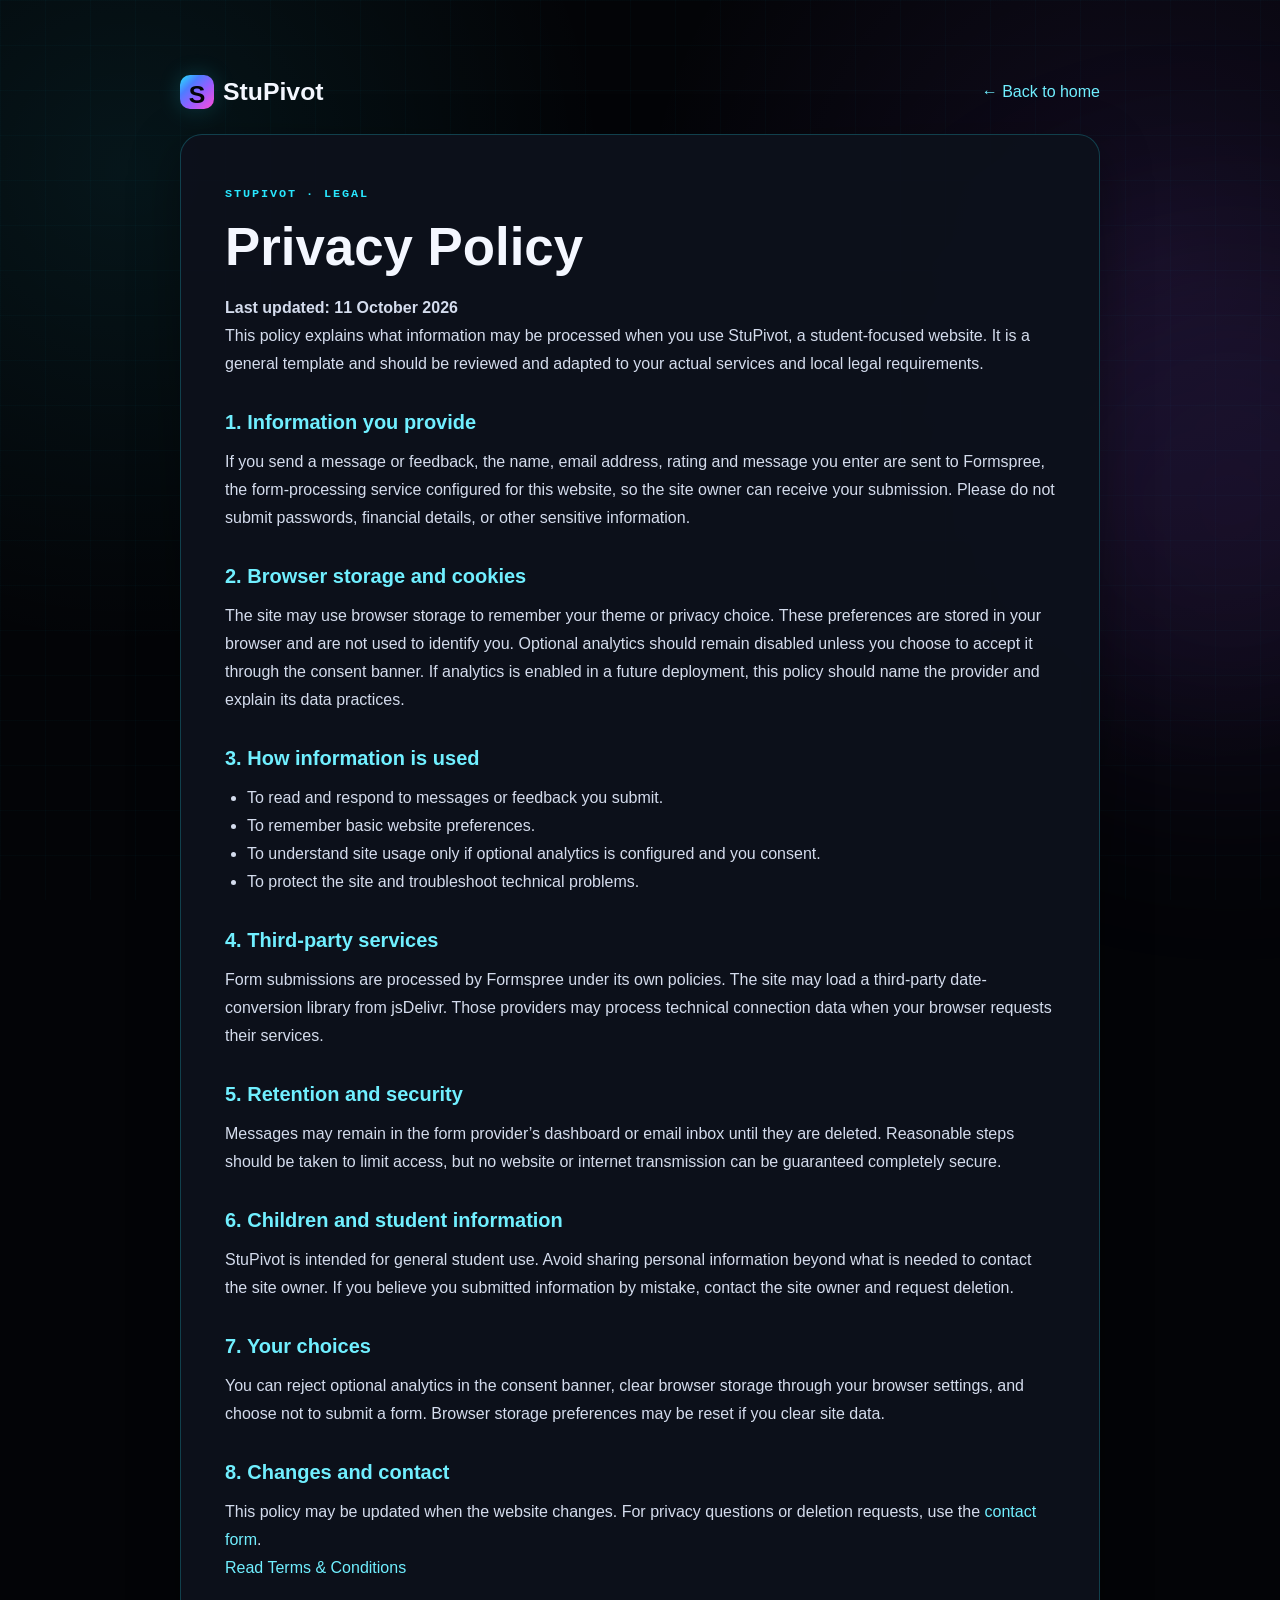
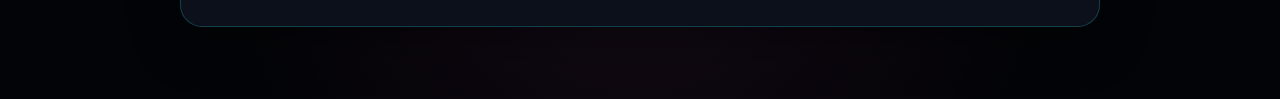
<file: privacy.html>
<!doctype html>
<html lang="en">
<head>
<meta charset="utf-8">
<meta name="viewport" content="width=device-width,initial-scale=1">
<meta name="robots" content="index,follow">
<meta name="theme-color" content="#030407">
<link rel="icon" type="image/svg+xml" href="assets/favicon.svg">
<link rel="stylesheet" href="style.css">
<title>Privacy Policy | StuPivot</title>
<meta name="description" content="Read how StuPivot handles contact form submissions, essential browser storage, optional analytics, and your privacy choices.">
<link rel="canonical" href="https://rijan0228.github.io/stupviot/privacy.html">
<meta property="og:title" content="Privacy Policy | StuPivot">
<meta property="og:description" content="How StuPivot handles information and privacy choices.">
<meta property="og:type" content="article">
</head><body><div class="background-effects" aria-hidden="true"><div class="glow glow-blue"></div><div class="glow glow-purple"></div><div class="glow glow-cyan"></div><div class="grid-background"></div></div><main class="legal-page"><div class="legal-top"><a class="logo" href="index.html"><span class="logo-mark">S</span><span class="logo-text">StuPivot</span></a><a href="index.html">← Back to home</a></div><article class="legal-page-card"><span class="section-label">STUPIVOT · LEGAL</span><h1>Privacy Policy</h1><p><strong>Last updated: 11 October 2026</strong></p><p>This policy explains what information may be processed when you use StuPivot, a student-focused website. It is a general template and should be reviewed and adapted to your actual services and local legal requirements.</p>
<h2>1. Information you provide</h2><p>If you send a message or feedback, the name, email address, rating and message you enter are sent to Formspree, the form-processing service configured for this website, so the site owner can receive your submission. Please do not submit passwords, financial details, or other sensitive information.</p>
<h2>2. Browser storage and cookies</h2><p>The site may use browser storage to remember your theme or privacy choice. These preferences are stored in your browser and are not used to identify you. Optional analytics should remain disabled unless you choose to accept it through the consent banner. If analytics is enabled in a future deployment, this policy should name the provider and explain its data practices.</p>
<h2>3. How information is used</h2><ul><li>To read and respond to messages or feedback you submit.</li><li>To remember basic website preferences.</li><li>To understand site usage only if optional analytics is configured and you consent.</li><li>To protect the site and troubleshoot technical problems.</li></ul>
<h2>4. Third-party services</h2><p>Form submissions are processed by Formspree under its own policies. The site may load a third-party date-conversion library from jsDelivr. Those providers may process technical connection data when your browser requests their services.</p>
<h2>5. Retention and security</h2><p>Messages may remain in the form provider’s dashboard or email inbox until they are deleted. Reasonable steps should be taken to limit access, but no website or internet transmission can be guaranteed completely secure.</p>
<h2>6. Children and student information</h2><p>StuPivot is intended for general student use. Avoid sharing personal information beyond what is needed to contact the site owner. If you believe you submitted information by mistake, contact the site owner and request deletion.</p>
<h2>7. Your choices</h2><p>You can reject optional analytics in the consent banner, clear browser storage through your browser settings, and choose not to submit a form. Browser storage preferences may be reset if you clear site data.</p>
<h2>8. Changes and contact</h2><p>This policy may be updated when the website changes. For privacy questions or deletion requests, use the <a href="index.html#contact">contact form</a>.</p><p><a href="terms.html">Read Terms &amp; Conditions</a></p></article></main></body></html>
</file>
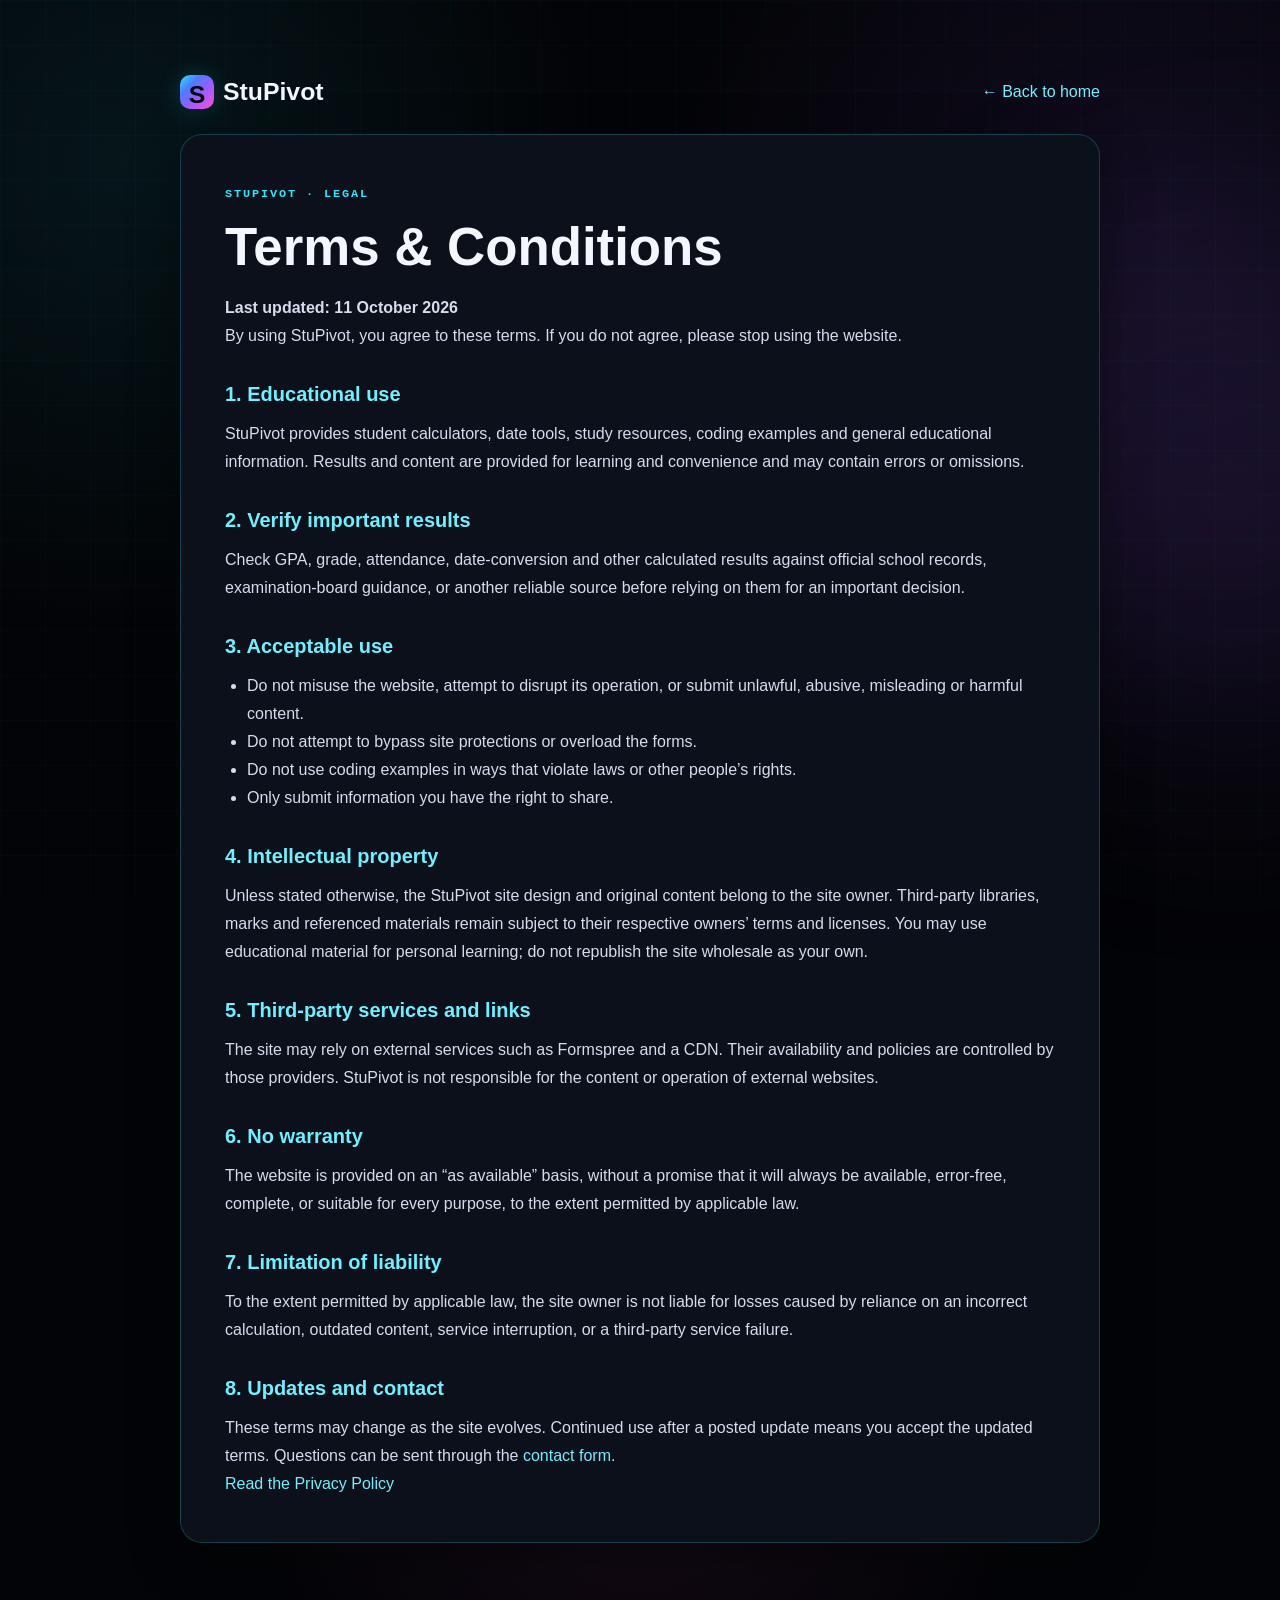
<file: terms.html>
<!doctype html>
<html lang="en">
<head>
<meta charset="utf-8">
<meta name="viewport" content="width=device-width,initial-scale=1">
<meta name="robots" content="index,follow">
<meta name="theme-color" content="#030407">
<link rel="icon" type="image/svg+xml" href="assets/favicon.svg">
<link rel="stylesheet" href="style.css">
<title>Terms &amp; Conditions | StuPivot</title>
<meta name="description" content="Read the terms and conditions for using StuPivot student calculators, study resources, coding guides, and online tools.">
<link rel="canonical" href="https://rijan0228.github.io/stupviot/terms.html">
<meta property="og:title" content="Terms & Conditions | StuPivot">
<meta property="og:description" content="Terms for using StuPivot educational tools and resources.">
<meta property="og:type" content="article">
</head><body><div class="background-effects" aria-hidden="true"><div class="glow glow-blue"></div><div class="glow glow-purple"></div><div class="glow glow-cyan"></div><div class="grid-background"></div></div><main class="legal-page"><div class="legal-top"><a class="logo" href="index.html"><span class="logo-mark">S</span><span class="logo-text">StuPivot</span></a><a href="index.html">← Back to home</a></div><article class="legal-page-card"><span class="section-label">STUPIVOT · LEGAL</span><h1>Terms &amp; Conditions</h1><p><strong>Last updated: 11 October 2026</strong></p><p>By using StuPivot, you agree to these terms. If you do not agree, please stop using the website.</p>
<h2>1. Educational use</h2><p>StuPivot provides student calculators, date tools, study resources, coding examples and general educational information. Results and content are provided for learning and convenience and may contain errors or omissions.</p>
<h2>2. Verify important results</h2><p>Check GPA, grade, attendance, date-conversion and other calculated results against official school records, examination-board guidance, or another reliable source before relying on them for an important decision.</p>
<h2>3. Acceptable use</h2><ul><li>Do not misuse the website, attempt to disrupt its operation, or submit unlawful, abusive, misleading or harmful content.</li><li>Do not attempt to bypass site protections or overload the forms.</li><li>Do not use coding examples in ways that violate laws or other people’s rights.</li><li>Only submit information you have the right to share.</li></ul>
<h2>4. Intellectual property</h2><p>Unless stated otherwise, the StuPivot site design and original content belong to the site owner. Third-party libraries, marks and referenced materials remain subject to their respective owners’ terms and licenses. You may use educational material for personal learning; do not republish the site wholesale as your own.</p>
<h2>5. Third-party services and links</h2><p>The site may rely on external services such as Formspree and a CDN. Their availability and policies are controlled by those providers. StuPivot is not responsible for the content or operation of external websites.</p>
<h2>6. No warranty</h2><p>The website is provided on an “as available” basis, without a promise that it will always be available, error-free, complete, or suitable for every purpose, to the extent permitted by applicable law.</p>
<h2>7. Limitation of liability</h2><p>To the extent permitted by applicable law, the site owner is not liable for losses caused by reliance on an incorrect calculation, outdated content, service interruption, or a third-party service failure.</p>
<h2>8. Updates and contact</h2><p>These terms may change as the site evolves. Continued use after a posted update means you accept the updated terms. Questions can be sent through the <a href="index.html#contact">contact form</a>.</p><p><a href="privacy.html">Read the Privacy Policy</a></p></article></main></body></html>
</file>
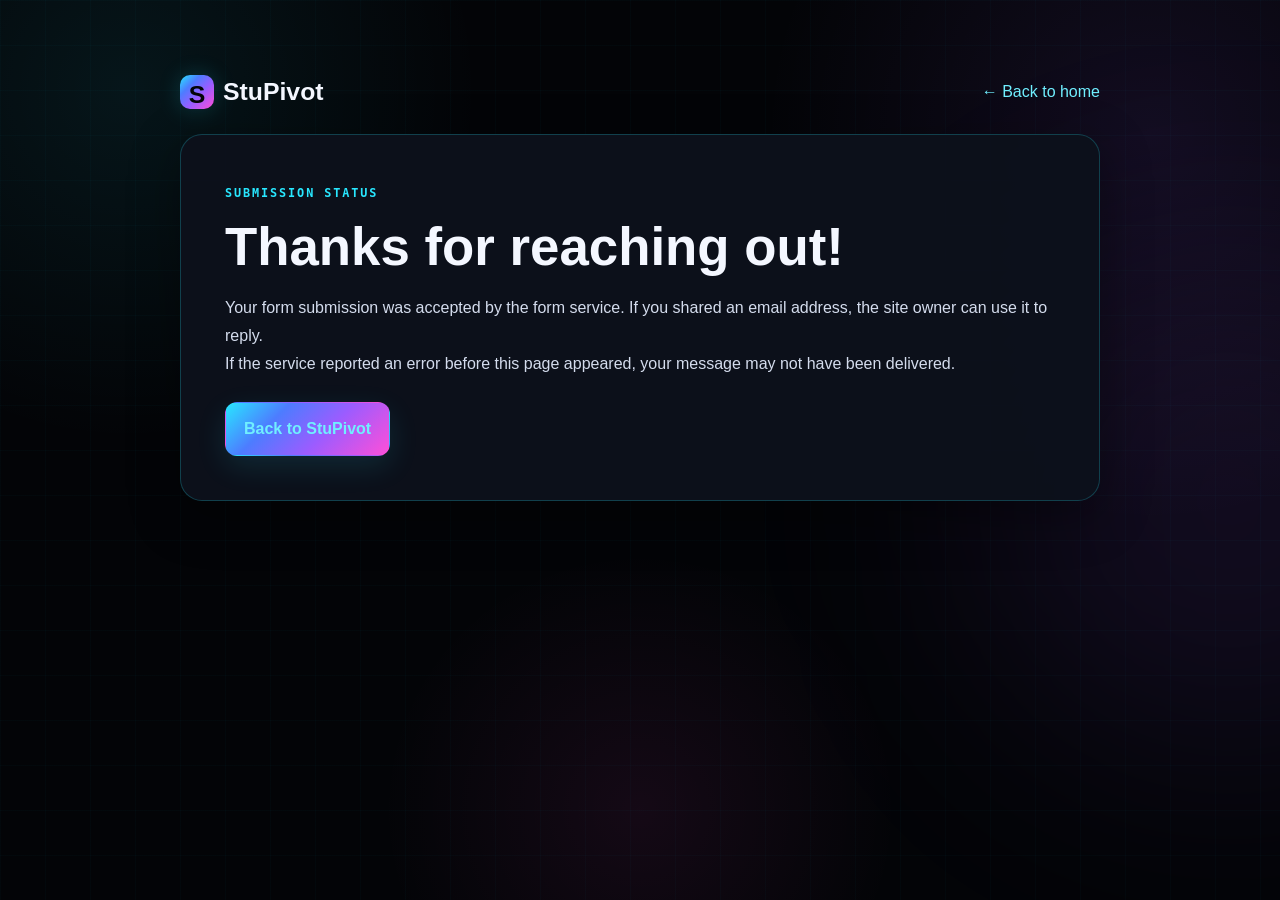
<file: thank-you.html>
<!doctype html>
<html lang="en">
<head>
<meta charset="utf-8">
<meta name="viewport" content="width=device-width,initial-scale=1">
<meta name="robots" content="index,follow">
<meta name="theme-color" content="#030407">
<link rel="icon" type="image/svg+xml" href="assets/favicon.svg">
<link rel="stylesheet" href="style.css">
<title>Message Received | StuPivot</title>
<meta name="description" content="Your message has been submitted to StuPivot. Thank you for helping improve the student toolkit.">
<meta name="robots" content="noindex,follow">
</head><body><div class="background-effects" aria-hidden="true"><div class="glow glow-blue"></div><div class="glow glow-purple"></div><div class="glow glow-cyan"></div><div class="grid-background"></div></div><main class="legal-page"><div class="legal-top"><a class="logo" href="index.html"><span class="logo-mark">S</span><span class="logo-text">StuPivot</span></a><a href="index.html">← Back to home</a></div><article class="legal-page-card"><span class="section-label">SUBMISSION STATUS</span><h1>Thanks for reaching out!</h1><p>Your form submission was accepted by the form service. If you shared an email address, the site owner can use it to reply.</p><p>If the service reported an error before this page appeared, your message may not have been delivered.</p><p style="margin-top:24px"><a class="primary-button" href="index.html">Back to StuPivot</a></p></article></main></body></html>
</file>
<file: style.css>
:root {
--bg-main:#030407;
--bg-secondary:#080b12;
--bg-card:rgba(13,17,28,.88);
--bg-card-2:rgba(18,23,38,.92);
--text-main:#f4f7ff;
--text-soft:#aeb8cc;
--text-dark:#111827;
--cyan:#28e7ff;
--blue:#4d7cff;
--purple:#9b5cff;
--pink:#ff4fd8;
--green:#39f5a3;
--yellow:#ffd166;
--red:#ff5577;
--border:rgba(255,255,255,.10);
--border-bright:rgba(40,231,255,.35);
--shadow:0 15px 50px rgba(0,0,0,.45);
--gradient-main:linear-gradient(135deg,#28e7ff 0%,#4d7cff 30%,#9b5cff 60%,#ff4fd8 100%);
--gradient-soft:linear-gradient(135deg,rgba(40,231,255,.16),rgba(155,92,255,.15),rgba(255,79,216,.12));
--radius:18px;
--transition:.3s ease;
}

*{margin:0;padding:0;box-sizing:border-box}

html{scroll-behavior:smooth}

body{
min-height:100vh;
font-family:"Inter","Segoe UI",Arial,sans-serif;
color:var(--text-main);
background:
radial-gradient(circle at 10% 10%,rgba(40,231,255,.08),transparent 25%),
radial-gradient(circle at 90% 15%,rgba(155,92,255,.10),transparent 28%),
radial-gradient(circle at 50% 90%,rgba(255,79,216,.07),transparent 25%),
var(--bg-main);
line-height:1.6;
overflow-x:hidden;
}

body::before{
content:"";
position:fixed;
inset:0;
pointer-events:none;
z-index:-2;
background-image:
linear-gradient(rgba(40,231,255,.025) 1px,transparent 1px),
linear-gradient(90deg,rgba(40,231,255,.025) 1px,transparent 1px);
background-size:45px 45px;
}

body::after{
content:"";
position:fixed;
width:500px;
height:500px;
right:-200px;
top:250px;
background:rgba(155,92,255,.10);
filter:blur(120px);
border-radius:50%;
pointer-events:none;
z-index:-1;
}

img{max-width:100%;display:block}

button,input,textarea,select{font:inherit}

button{cursor:pointer}

a{
color:inherit;
text-decoration:none;
}

section{
padding:90px 0;
position:relative;
}

.section{
width:min(1220px,92%);
margin:0 auto;
}

.section-heading{
margin-bottom:32px;
}

.section-heading h2{
font-size:clamp(2rem,5vw,3.4rem);
line-height:1.05;
margin:8px 0 10px;
background:var(--gradient-main);
-webkit-background-clip:text;
background-clip:text;
color:transparent;
}

.section-heading p{
max-width:760px;
color:var(--text-soft);
}

.section-label{
display:inline-block;
color:var(--cyan);
font:800 .74rem/1.2 "Consolas",monospace;
letter-spacing:.16em;
text-transform:uppercase;
}

/* NAV */

.site-header{
position:sticky;
top:0;
z-index:1000;
}

.navbar{
min-height:72px;
width:min(1220px,94%);
margin:0 auto;
display:flex;
align-items:center;
justify-content:space-between;
gap:18px;
background:rgba(3,4,7,.82);
backdrop-filter:blur(18px);
-webkit-backdrop-filter:blur(18px);
border-bottom:1px solid rgba(40,231,255,.10);
}

.logo{
display:inline-flex;
align-items:center;
gap:9px;
white-space:nowrap;
font-size:1.55rem;
font-weight:800;
}

.logo-mark{
width:34px;
height:34px;
display:grid;
place-items:center;
border-radius:10px;
background:var(--gradient-main);
color:#030407;
font-weight:900;
box-shadow:0 0 22px rgba(40,231,255,.18);
}

.logo-text{color:var(--text-main)}

.nav-links{
display:flex;
align-items:center;
gap:24px;
}

.nav-links a{
color:var(--text-soft);
font-size:.95rem;
transition:var(--transition);
position:relative;
}

.nav-links a::after{
content:"";
position:absolute;
left:0;
bottom:-7px;
width:0;
height:2px;
background:var(--gradient-main);
transition:var(--transition);
}

.nav-links a:hover{
color:var(--text-main);
}

.nav-links a:hover::after{
width:100%;
}

.nav-actions{
display:flex;
align-items:center;
gap:8px;
}

.icon-button,.menu-button{
width:42px;
height:42px;
border-radius:12px;
border:1px solid var(--border);
background:rgba(255,255,255,.04);
color:var(--text-main);
transition:var(--transition);
}

.icon-button:hover,.menu-button:hover{
border-color:var(--border-bright);
transform:translateY(-2px);
box-shadow:0 0 22px rgba(40,231,255,.12);
}

.menu-button{display:none}

/* HERO */

.hero{
width:min(1220px,92%);
margin:0 auto;
min-height:82vh;
display:grid;
grid-template-columns:1.1fr .9fr;
gap:60px;
align-items:center;
}

.hero-badge{
display:inline-flex;
align-items:center;
gap:8px;
padding:7px 14px;
border:1px solid rgba(40,231,255,.28);
border-radius:50px;
background:rgba(40,231,255,.07);
color:var(--cyan);
font-size:.85rem;
margin-bottom:22px;
}

.status-dot,.live-dot{
width:9px;
height:9px;
border-radius:50%;
background:var(--green);
box-shadow:0 0 12px rgba(57,245,163,.55);
display:inline-block;
}

.hero h1{
font-size:clamp(3rem,8vw,6.5rem);
line-height:.98;
margin-bottom:25px;
letter-spacing:-3px;
}

.hero h1 span{
background:var(--gradient-main);
-webkit-background-clip:text;
background-clip:text;
color:transparent;
}

.hero h1 strong{
display:block;
}

.hero p{
max-width:700px;
color:var(--text-soft);
font-size:1.08rem;
margin-bottom:32px;
}

.hero-actions{
display:flex;
flex-wrap:wrap;
gap:12px;
}

.primary-button,.secondary-button,.card-button{
display:inline-flex;
align-items:center;
justify-content:center;
gap:8px;
border-radius:12px;
padding:12px 18px;
font-weight:800;
border:1px solid transparent;
transition:var(--transition);
}

.primary-button{
background:var(--gradient-main);
color:#05060a;
box-shadow:0 10px 30px rgba(40,231,255,.12);
}

.primary-button:hover{
transform:translateY(-3px);
box-shadow:0 16px 40px rgba(155,92,255,.18);
}

.secondary-button,.card-button{
color:var(--text-main);
background:rgba(255,255,255,.04);
border-color:var(--border);
}

.secondary-button:hover,.card-button:hover{
border-color:var(--cyan);
transform:translateY(-3px);
}

.hero-visual{
min-height:420px;
display:grid;
place-items:center;
position:relative;
}

.hero-card{
position:relative;
width:min(370px,100%);
padding:28px;
border:1px solid rgba(40,231,255,.2);
border-radius:24px;
background:linear-gradient(145deg,rgba(17,23,40,.9),rgba(7,10,17,.9));
box-shadow:0 25px 80px rgba(0,0,0,.5),0 0 40px rgba(40,231,255,.06);
backdrop-filter:blur(12px);
animation:floatCard 5s ease-in-out infinite;
}

.hero-card-top{
display:flex;
justify-content:space-between;
color:var(--text-soft);
font-size:.8rem;
text-transform:uppercase;
letter-spacing:.12em;
}

.hero-card-icon{
width:110px;
height:110px;
display:grid;
place-items:center;
margin:36px auto;
border-radius:28px;
background:var(--gradient-main);
color:#030407;
font-size:2.4rem;
font-weight:900;
box-shadow:0 0 50px rgba(40,231,255,.16);
}

.hero-card h3{
font-size:1.35rem;
margin-bottom:8px;
}

.hero-card p{
color:var(--text-soft);
margin-bottom:0;
}

.hero-orbit{
position:absolute;
border:1px solid rgba(40,231,255,.13);
border-radius:50%;
animation:orbitSpin 18s linear infinite;
}

.orbit-one{
width:360px;
height:360px;
}

.orbit-two{
width:450px;
height:450px;
border-color:rgba(255,79,216,.08);
animation-duration:25s;
animation-direction:reverse;
}

@keyframes floatCard{
0%,100%{transform:translateY(0)}
50%{transform:translateY(-10px)}
}

@keyframes orbitSpin{
from{transform:rotate(0)}
to{transform:rotate(360deg)}
}

/* QUICK */

.quick-grid{
display:grid;
grid-template-columns:repeat(4,1fr);
gap:18px;
}

.quick-card{
display:flex;
align-items:center;
gap:14px;
min-height:100px;
padding:22px;
text-align:left;
color:var(--text-main);
border-radius:var(--radius);
background:var(--gradient-soft);
border:1px solid var(--border);
transition:var(--transition);
}

.quick-card:hover{
transform:translateY(-5px);
border-color:rgba(155,92,255,.4);
}

.quick-card > span:last-child{
display:grid;
gap:3px;
}

.quick-card small{
color:var(--text-soft);
}

.quick-icon{
width:46px;
height:46px;
display:grid;
place-items:center;
flex:0 0 auto;
border-radius:14px;
background:rgba(40,231,255,.08);
border:1px solid rgba(40,231,255,.16);
color:var(--cyan);
font-weight:900;
}

/* CALCULATORS */

.calculator-grid,.tools-grid,.articles-grid{
display:grid;
grid-template-columns:repeat(3,minmax(0,1fr));
gap:20px;
}

.feature-card,.tool-card,.article-card{
background:linear-gradient(145deg,rgba(13,17,28,.95),rgba(7,10,18,.95));
border:1px solid var(--border);
border-radius:var(--radius);
padding:25px;
transition:var(--transition);
}

.feature-card:hover,.tool-card:hover,.article-card:hover{
transform:translateY(-6px);
border-color:rgba(40,231,255,.32);
}

.feature-card{
display:grid;
grid-template-columns:74px 1fr;
gap:18px;
position:relative;
overflow:hidden;
}

.card-icon,.tool-icon{
display:grid;
place-items:center;
width:66px;
height:66px;
border-radius:17px;
background:var(--gradient-soft);
border:1px solid rgba(40,231,255,.17);
color:var(--cyan);
font-weight:900;
}

.tool-icon{
width:54px;
height:54px;
margin-bottom:16px;
border-radius:15px;
}

.card-tag,.article-category{
display:inline-block;
color:var(--purple);
font:800 .7rem/1.2 "Consolas",monospace;
letter-spacing:.12em;
text-transform:uppercase;
margin-bottom:7px;
}

.card-content h3,.tool-card h3,.article-card h3{
margin-bottom:8px;
}

.card-content p,.tool-card p,.article-card p{
color:var(--text-soft);
margin-bottom:18px;
}

.article-card{
min-height:250px;
display:flex;
flex-direction:column;
}

.article-card p{
flex:1;
}

.read-article{
align-self:flex-start;
border:0;
background:transparent;
color:var(--cyan);
font-weight:800;
padding:4px 0;
}

.read-article:hover{
color:var(--pink);
}

/* INPUTS */

.form-group{
margin-bottom:18px;
}

.form-group label{
display:block;
margin-bottom:7px;
color:var(--text-soft);
font-size:.9rem;
font-weight:600;
}

input,select,textarea{
width:100%;
border:1px solid rgba(255,255,255,.11);
border-radius:11px;
background:rgba(0,0,0,.38);
color:var(--text-main);
padding:12px 14px;
outline:none;
transition:var(--transition);
}

input:focus,select:focus,textarea:focus{
border-color:var(--cyan);
box-shadow:0 0 0 3px rgba(40,231,255,.08),0 0 20px rgba(40,231,255,.05);
}

input::placeholder,textarea::placeholder{
color:#687389;
}

select option{
background:#090c14;
color:#fff;
}

.text-tool textarea,.tool-textarea,#toolModal textarea,textarea.large-text{
min-height:220px;
resize:vertical;
background:linear-gradient(145deg,rgba(3,5,10,.96),rgba(12,16,27,.96));
border:1px solid rgba(40,231,255,.12);
color:#f4f7ff;
padding:18px;
line-height:1.7;
font-size:1rem;
}

/* STUDY HUB */

.hidden{
display:none !important;
}

.study-flow{
width:min(1120px,94%);
margin:0 auto;
}

.study-step{
animation:studyStepIn .45s ease both;
}

@keyframes studyStepIn{
from{opacity:0;transform:translateY(18px) scale(.985)}
to{opacity:1;transform:translateY(0) scale(1)}
}

.study-step-heading{
display:flex;
align-items:flex-start;
gap:18px;
margin-bottom:28px;
}

.study-step-heading h3{
margin:3px 0 5px;
font-size:clamp(1.45rem,3vw,2rem);
}

.study-step-heading p{
color:var(--text-soft);
}

.study-step-number{
min-width:48px;
height:48px;
display:grid;
place-items:center;
border-radius:14px;
background:var(--gradient-main);
color:#030407;
font-weight:900;
}

.study-back-button{
flex:0 0 auto;
border:1px solid var(--border);
border-radius:11px;
background:rgba(255,255,255,.04);
color:var(--text-main);
padding:10px 14px;
transition:var(--transition);
}

.study-back-button:hover{
transform:translateX(-3px);
border-color:var(--cyan);
color:var(--cyan);
}

.study-class-selection,.study-choice-grid,.resource-choice-grid{
display:grid;
gap:18px;
}

.study-class-selection{
grid-template-columns:repeat(2,minmax(0,1fr));
}

.study-choice-grid{
grid-template-columns:repeat(3,minmax(0,1fr));
}

.class-choice,.study-choice-card,.resource-choice-card{
width:100%;
text-align:left;
border:1px solid var(--border);
border-radius:18px;
background:linear-gradient(145deg,rgba(15,20,33,.95),rgba(6,9,16,.96));
color:var(--text-main);
padding:22px;
transition:.3s ease;
position:relative;
overflow:hidden;
}

.class-choice::before,.study-choice-card::before,.resource-choice-card::before{
content:"";
position:absolute;
inset:0;
background:linear-gradient(120deg,rgba(40,231,255,.08),transparent 45%,rgba(255,79,216,.06));
opacity:0;
transition:.3s ease;
}

.class-choice:hover,.study-choice-card:hover,.resource-choice-card:hover{
transform:translateY(-6px);
border-color:rgba(40,231,255,.45);
box-shadow:0 18px 50px rgba(0,0,0,.45),0 0 28px rgba(40,231,255,.08);
}

.class-choice:hover::before,.study-choice-card:hover::before,.resource-choice-card:hover::before{
opacity:1;
}

.class-number{
position:relative;
display:block;
font-size:clamp(2.6rem,7vw,4.5rem);
line-height:1;
font-weight:900;
background:var(--gradient-main);
-webkit-background-clip:text;
background-clip:text;
color:transparent;
margin-bottom:18px;
}

.class-info,.study-choice-card>span:nth-child(2),.resource-choice-card>span:nth-child(3){
position:relative;
display:block;
}

.class-info strong,.study-choice-card strong,.resource-choice-card strong{
display:block;
font-size:1.15rem;
margin-bottom:4px;
}

.class-info small,.study-choice-card small,.resource-choice-card small{
color:var(--text-soft);
line-height:1.45;
}

.class-choice .arrow,.resource-card-arrow{
position:absolute;
right:20px;
bottom:20px;
font-size:1.4rem;
color:var(--cyan);
}

.study-choice-card{
min-height:150px;
}

.study-choice-icon,.resource-card-icon{
position:relative;
display:grid;
place-items:center;
width:46px;
height:46px;
border-radius:13px;
background:var(--gradient-soft);
border:1px solid rgba(40,231,255,.18);
color:var(--cyan);
font-weight:900;
margin-bottom:16px;
}

.study-selected-path{
display:flex;
flex-wrap:wrap;
gap:8px;
align-items:center;
padding:12px 15px;
margin-bottom:20px;
border:1px solid var(--border);
border-radius:12px;
background:rgba(255,255,255,.025);
color:var(--text-soft);
}

.study-selected-path strong{
color:var(--cyan);
}

.resource-choice-grid{
grid-template-columns:repeat(2,minmax(0,1fr));
}

.resource-choice-card{
min-height:135px;
display:grid;
grid-template-columns:auto 52px 1fr auto;
align-items:center;
gap:14px;
}

.resource-card-number{
color:#687389;
font:700 .78rem/1 "Consolas",monospace;
}

.resource-card-icon{
margin:0;
}

.study-resource-output{
margin-top:22px;
padding:22px;
border-radius:16px;
border:1px solid rgba(40,231,255,.18);
background:var(--gradient-soft);
animation:studyStepIn .35s ease both;
}

.study-resource-output h4{
margin-bottom:8px;
}

.study-resource-output p{
color:var(--text-soft);
}

/* CODING */

.coding-layout{
display:grid;
grid-template-columns:.9fr 1.1fr;
gap:24px;
}

.coding-intro-card{
padding:24px;
border-radius:20px;
background:linear-gradient(145deg,rgba(13,17,28,.95),rgba(7,10,18,.95));
border:1px solid var(--border);
}

.code-window{
margin-bottom:20px;
background:#05070b;
border:1px solid rgba(40,231,255,.14);
border-radius:14px;
overflow:hidden;
}

.code-window-bar{
display:flex;
gap:7px;
padding:12px 14px;
background:rgba(255,255,255,.035);
border-bottom:1px solid var(--border);
}

.code-window-bar span{
width:10px;
height:10px;
border-radius:50%;
background:rgba(255,255,255,.25);
}

.code-window pre{
padding:22px;
overflow-x:auto;
color:#dce6ff;
font:.9rem/1.7 Consolas,monospace;
}

.coding-options{
display:grid;
gap:10px;
}

.coding-option{
width:100%;
display:grid;
grid-template-columns:40px 1fr 28px;
align-items:center;
gap:12px;
text-align:left;
padding:15px 16px;
border-radius:14px;
color:var(--text-main);
background:rgba(255,255,255,.025);
border:1px solid var(--border);
transition:var(--transition);
}

.coding-option:hover{
transform:translateX(5px);
border-color:rgba(155,92,255,.45);
background:rgba(155,92,255,.06);
}

.coding-option>span:nth-child(2){
display:grid;
}

.coding-option small{
color:var(--text-soft);
}

.coding-number{
color:var(--cyan);
font:800 .75rem/1 "Consolas",monospace;
}

.coding-content{
margin-top:24px;
padding:24px;
border-radius:20px;
border:1px solid rgba(40,231,255,.18);
background:var(--gradient-soft);
}

.coding-content-header{
margin-bottom:16px;
}

.coding-content-header h3{
margin-top:6px;
font-size:1.6rem;
}

.coding-resource-list,.coding-topic-list{
display:grid;
gap:10px;
margin:18px 0;
}

.coding-resource-list>div{
padding:15px;
border:1px solid var(--border);
border-radius:13px;
background:rgba(0,0,0,.15);
}

.coding-resource-list p{
color:var(--text-soft);
margin-top:4px;
}

.coding-topic-list{
grid-template-columns:repeat(2,minmax(0,1fr));
}

.coding-topic-list button{
padding:13px 14px;
border-radius:12px;
border:1px solid var(--border);
background:rgba(255,255,255,.04);
color:var(--text-main);
text-align:left;
transition:var(--transition);
}

.coding-topic-list button:hover{
border-color:var(--cyan);
transform:translateY(-2px);
}

/* SEARCH */

.search-box{
max-width:850px;
margin:0 auto;
padding:26px;
border:1px solid var(--border);
border-radius:20px;
background:linear-gradient(145deg,rgba(13,17,28,.85),rgba(7,10,18,.85));
}

.site-search{
display:flex;
gap:10px;
margin-top:18px;
}

.site-search button{
border:0;
border-radius:12px;
padding:0 20px;
background:var(--gradient-main);
color:#05060a;
font-weight:900;
}

.search-results{
margin-top:16px;
display:grid;
gap:12px;
}

.search-result-item{
width:100%;
padding:16px;
border:1px solid var(--border);
border-radius:12px;
background:rgba(255,255,255,.025);
color:var(--text-main);
text-align:left;
transition:var(--transition);
}

.search-result-item:hover{
border-color:var(--cyan);
transform:translateX(3px);
}

.search-result-item strong,.search-result-item small{
display:block;
}

.search-result-item small{
color:var(--text-soft);
margin-top:4px;
}

.search-empty{
padding:16px;
color:var(--text-soft);
border:1px dashed var(--border);
border-radius:12px;
}

/* FORMS */

.form-container{
width:min(850px,100%);
margin:0 auto;
}

.form-grid{
display:grid;
grid-template-columns:1fr 1fr;
gap:15px;
}

.contact-form,.feedback-form{
max-width:850px;
margin:auto;
padding:28px;
border-radius:18px;
background:linear-gradient(145deg,rgba(255,255,255,.045),rgba(255,255,255,.018));
border:1px solid var(--border);
}

.contact-layout{
display:grid;
grid-template-columns:.8fr 1.2fr;
gap:35px;
align-items:start;
}

.contact-info p{
max-width:520px;
color:var(--text-soft);
}

.contact-details{
display:grid;
gap:12px;
margin-top:24px;
}

.contact-item{
display:flex;
gap:13px;
align-items:center;
padding:13px 14px;
border:1px solid var(--border);
border-radius:13px;
background:rgba(255,255,255,.025);
}

.contact-icon{
width:42px;
height:42px;
display:grid;
place-items:center;
border-radius:11px;
background:var(--gradient-soft);
color:var(--cyan);
font-weight:900;
}

.contact-item div{
display:grid;
}

.contact-item small{
color:var(--text-soft);
}

/* ABOUT */

.about-card{
width:min(900px,100%);
margin:0 auto;
padding:30px;
border:1px solid var(--border);
border-radius:20px;
background:linear-gradient(145deg,rgba(13,17,28,.9),rgba(7,10,18,.9));
}

.about-card p{
color:var(--text-soft);
margin-top:14px;
}

/* LEGAL */

.legal-section{
padding-top:30px;
}

.legal-grid{
display:grid;
grid-template-columns:1fr 1fr;
gap:22px;
}

.legal-card{
padding:25px;
border-radius:var(--radius);
background:rgba(255,255,255,.025);
border:1px solid var(--border);
color:var(--text-main);
text-align:left;
transition:var(--transition);
}

.legal-card:hover{
transform:translateY(-5px);
border-color:rgba(40,231,255,.32);
}

.legal-card>span{
display:block;
color:var(--cyan);
font:800 .75rem/1 "Consolas",monospace;
margin-bottom:8px;
}

.legal-card strong,.legal-card small{
display:block;
}

.legal-card small{
margin-top:5px;
color:var(--text-soft);
}

/* FOOTER */

.site-footer{
width:min(1220px,92%);
margin:0 auto;
padding:65px 0 30px;
border-top:1px solid var(--border);
}

.footer-main{
display:flex;
justify-content:space-between;
gap:35px;
}

.footer-brand p{
max-width:360px;
margin-top:13px;
color:var(--text-soft);
}

.footer-links{
display:flex;
gap:60px;
}

.footer-links>div{
display:grid;
gap:8px;
align-content:start;
}

.footer-links h4{
margin-bottom:5px;
}

.footer-links a{
color:var(--text-soft);
}

.footer-links a:hover{
color:var(--cyan);
}

.footer-bottom{
display:flex;
justify-content:space-between;
gap:20px;
padding-top:28px;
margin-top:30px;
border-top:1px solid var(--border);
color:var(--text-soft);
font-size:.86rem;
}

/* MODALS */

body.modal-open{
overflow:hidden;
}

.modal{
position:fixed;
inset:0;
z-index:2000;
display:none;
align-items:center;
justify-content:center;
padding:20px;
background:rgba(0,0,0,.78);
backdrop-filter:blur(10px);
}

.modal.active{
display:flex;
}

.modal-container{
position:relative;
width:min(900px,100%);
max-height:92vh;
}

.modal-content,.article-content{
max-height:90vh;
overflow:auto;
padding:30px;
background:linear-gradient(145deg,#0b0f19,#05070d);
border:1px solid rgba(40,231,255,.2);
border-radius:20px;
box-shadow:0 30px 100px rgba(0,0,0,.65),0 0 40px rgba(40,231,255,.06);
}

.article-content{
color:var(--text-soft);
}

.article-content h2,.modal-content h2{
margin-bottom:20px;
background:var(--gradient-main);
-webkit-background-clip:text;
background-clip:text;
color:transparent;
}

.article-content h3{
margin:20px 0 8px;
color:var(--text-main);
}

.article-content p{
color:var(--text-soft);
margin-bottom:15px;
}

.modal-close{
position:absolute;
top:15px;
right:15px;
width:38px;
height:38px;
border-radius:10px;
border:1px solid var(--border);
background:rgba(255,255,255,.04);
color:var(--text-main);
font-size:1.2rem;
z-index:2;
}

.modal-close:hover{
border-color:var(--red);
color:var(--red);
}

/* TOOL INTERFACES */

.tool-interface{
padding:6px;
}

.tool-interface-header{
margin-bottom:22px;
}

.tool-interface-header h2{
margin:7px 0;
}

.tool-interface-header p{
color:var(--text-soft);
}

.tool-error{
min-height:22px;
margin-top:10px;
color:var(--red);
font-size:.9rem;
}

.tool-error.visible{
display:block;
}

.tool-result{
margin-top:18px;
}

.result-header{
display:grid;
gap:5px;
padding:20px;
border-radius:16px;
border:1px solid rgba(40,231,255,.18);
background:var(--gradient-soft);
}

.result-header strong{
font-size:clamp(2rem,8vw,3.2rem);
background:var(--gradient-main);
-webkit-background-clip:text;
background-clip:text;
color:transparent;
}

.result-header small,.calculator-note,.calculator-info,.input-help{
color:var(--text-soft);
}

.result-table,.subject-list{
display:grid;
gap:8px;
margin-top:16px;
}

.result-row{
display:grid;
grid-template-columns:1.4fr .6fr .6fr .6fr;
gap:8px;
padding:10px 12px;
border:1px solid var(--border);
border-radius:10px;
background:rgba(255,255,255,.02);
}

.subject-number{
color:var(--cyan);
font-weight:900;
}

.subject-fields{
display:grid;
grid-template-columns:1fr 1fr;
gap:10px;
}

.calculator-note{
margin-top:14px;
font-size:.88rem;
line-height:1.6;
}

.calculate-button{
margin-top:10px;
}

.cgpa-list{
display:grid;
gap:8px;
margin-bottom:14px;
}

.cgpa-row{
display:grid;
grid-template-columns:35px 1fr 1fr;
gap:10px;
align-items:center;
}

.button-row{
display:flex;
flex-wrap:wrap;
gap:10px;
margin-top:10px;
}

.live-stats{
display:grid;
grid-template-columns:repeat(4,minmax(0,1fr));
gap:10px;
margin-top:14px;
}

.live-stats>div{
padding:14px;
border:1px solid var(--border);
border-radius:12px;
background:rgba(255,255,255,.025);
text-align:center;
}

.live-stats strong{
display:block;
font-size:1.35rem;
color:var(--cyan);
}

.live-stats span{
color:var(--text-soft);
font-size:.78rem;
}

.checkbox-grid{
display:grid;
grid-template-columns:repeat(2,minmax(0,1fr));
gap:10px;
margin:12px 0 16px;
}

.checkbox-grid label{
display:flex;
align-items:center;
gap:9px;
padding:11px 12px;
border:1px solid var(--border);
border-radius:11px;
background:rgba(255,255,255,.025);
color:var(--text-soft);
}

.checkbox-grid input{
width:auto;
accent-color:#28e7ff;
}

.generated-output{
display:grid;
grid-template-columns:1fr auto;
gap:10px;
align-items:center;
margin-top:16px;
}

.qr-result{
display:grid;
justify-items:center;
gap:10px;
padding:18px;
border:1px solid var(--border);
border-radius:15px;
background:rgba(255,255,255,.025);
margin-top:16px;
}

.qr-result img{
width:250px;
max-width:100%;
background:#fff;
padding:8px;
border-radius:12px;
}

:focus-visible{
outline:2px solid var(--cyan);
outline-offset:3px;
}

::selection{
background:rgba(40,231,255,.25);
color:white;
}

/* LIGHT MODE */

body.light-mode{
--bg-main:#eef3fa;
--bg-secondary:#fff;
--bg-card:rgba(255,255,255,.9);
--bg-card-2:#fff;
--text-main:#111827;
--text-soft:#536174;
--text-dark:#111827;
--border:rgba(15,23,42,.10);
--border-bright:rgba(30,130,170,.30);
}

body.light-mode{
background:
radial-gradient(circle at 10% 10%,rgba(40,231,255,.10),transparent 25%),
radial-gradient(circle at 90% 15%,rgba(155,92,255,.09),transparent 28%),
#eef3fa;
}

body.light-mode .navbar{
background:rgba(255,255,255,.82);
}

body.light-mode .feature-card,
body.light-mode .tool-card,
body.light-mode .article-card,
body.light-mode .quick-card,
body.light-mode .search-box,
body.light-mode .about-card{
background:rgba(255,255,255,.82);
}

body.light-mode input,
body.light-mode select,
body.light-mode textarea{
background:rgba(255,255,255,.92);
color:#111827;
}

body.light-mode .modal-content,
body.light-mode .article-content{
background:#f8fafc;
}

body.light-mode .code-window{
background:#111827;
}

/* RESPONSIVE */

@media (max-width:1000px){

.nav-links{
gap:15px;
}

.quick-grid{
grid-template-columns:repeat(2,1fr);
}

.calculator-grid,.tools-grid,.articles-grid{
grid-template-columns:repeat(2,minmax(0,1fr));
}

.hero{
grid-template-columns:1fr;
padding-top:70px;
}

.hero-visual{
min-height:320px;
}

.coding-layout,.contact-layout{
grid-template-columns:1fr;
}

}

@media (max-width:760px){

section{
padding:65px 0;
}

.navbar{
min-height:65px;
}

.menu-button{
display:block;
}

.nav-links{
position:absolute;
left:4%;
right:4%;
top:70px;
display:none;
flex-direction:column;
align-items:stretch;
padding:14px;
background:rgba(7,10,17,.97);
border:1px solid var(--border);
border-radius:15px;
box-shadow:var(--shadow);
}

.nav-links.active{
display:flex;
}

.nav-links a{
padding:10px;
}

.hero{
min-height:72vh;
padding-top:45px;
}

.hero h1{
font-size:clamp(2.7rem,14vw,4.5rem);
}

.hero-actions{
flex-direction:column;
align-items:stretch;
}

.hero-actions a{
width:100%;
}

.hero-visual{
min-height:290px;
}

.orbit-one{
width:250px;
height:250px;
}

.orbit-two{
width:310px;
height:310px;
}

.hero-card{
width:min(330px,100%);
}

.calculator-grid,.tools-grid,.articles-grid{
grid-template-columns:1fr;
}

.quick-grid{
grid-template-columns:1fr 1fr;
}

.feature-card{
grid-template-columns:1fr;
}

.form-grid{
grid-template-columns:1fr;
}

.subject-fields{
grid-template-columns:1fr;
}

.site-search{
flex-direction:column;
}

.site-search button{
min-height:46px;
}

.footer-main,.footer-bottom{
flex-direction:column;
}

.footer-links{
gap:30px;
flex-wrap:wrap;
}

.result-row{
grid-template-columns:1fr 1fr;
}

.cgpa-row{
grid-template-columns:28px 1fr;
}

.cgpa-row input:last-child{
grid-column:2;
}

.study-class-selection,.study-choice-grid,.resource-choice-grid{
grid-template-columns:1fr;
}

.study-step-heading{
flex-wrap:wrap;
}

.study-step-heading>div{
flex:1 1 220px;
}

.resource-choice-card{
grid-template-columns:auto 48px 1fr auto;
}

.coding-topic-list{
grid-template-columns:1fr;
}

.article-content,.modal-content{
padding:22px 17px;
}

.live-stats{
grid-template-columns:1fr 1fr;
}

.checkbox-grid{
grid-template-columns:1fr;
}

.generated-output{
grid-template-columns:1fr;
}

.generated-output button{
width:100%;
}

}

@media (max-width:430px){

.quick-grid{
grid-template-columns:1fr;
}

.feature-card,.tool-card,.article-card{
padding:20px;
}

.text-tool textarea,.tool-textarea,#toolModal textarea,textarea.large-text{
min-height:190px;
}

}

@media (prefers-reduced-motion:reduce){

html{
scroll-behavior:auto;
}

*,*::before,*::after{
animation-duration:.01ms !important;
animation-iteration-count:1 !important;
transition-duration:.01ms !important;
}

.hero-card,.hero-orbit{
animation:none !important;
}

}

/* =========================================================
   STUPIVOT — MOBILE FINAL POLISH
   ========================================================= */

@media (max-width: 760px) {

    body {
        font-size: 15px;
    }

    section {
        padding: 58px 0;
    }

    .section,
    .hero {
        width: 94%;
        max-width: 560px;
    }

    .navbar {
        width: 94%;
        min-height: 62px;
        gap: 7px;
    }

    .logo {
        font-size: 1.25rem;
    }

    .logo-mark {
        width: 31px;
        height: 31px;
    }

    .nav-actions {
        margin-left: auto;
        gap: 5px;
    }

    .icon-button,
    .menu-button,
    .icon-btn,
    .menu-btn {
        width: 38px;
        height: 38px;
        min-width: 38px;
        display: grid;
        place-items: center;
        border-radius: 11px;
    }

    .menu-button,
    .menu-btn {
        display: grid;
    }

    .nav-links {
        position: absolute;

        top: 67px;
        left: 3%;
        right: 3%;

        width: auto;

        display: none;
        flex-direction: column;
        align-items: stretch;

        padding: 10px;
        gap: 3px;

        border-radius: 17px;

        background:
            linear-gradient(
                145deg,
                rgba(8, 12, 21, .99),
                rgba(4, 7, 13, .99)
            );

        border:
            1px solid
            rgba(40, 231, 255, .18);

        box-shadow:
            0 25px 70px rgba(0,0,0,.65),
            0 0 35px rgba(40,231,255,.08);

        z-index: 1100;
    }

    .nav-links.active {
        display: flex;
    }

    .nav-links a {
        width: 100%;
        padding: 12px 13px;
        border-radius: 10px;
        font-size: .92rem;
    }

    .nav-links a:hover {
        background:
            rgba(40,231,255,.06);
    }

    .hero {
        min-height: auto;
        padding-top: 68px;
        padding-bottom: 55px;
    }

    .hero h1 {
        font-size:
            clamp(
                2.5rem,
                14vw,
                4.2rem
            );

        line-height: .98;

        letter-spacing: -2px;
    }

    .hero p {
        font-size: .96rem;
        line-height: 1.7;
    }

    .hero-actions,
    .hero-buttons {
        display: grid;
        grid-template-columns: 1fr;
        gap: 10px;
    }

    .primary-button,
    .secondary-button,
    .card-button,
    .btn {
        width: 100%;
        min-height: 46px;
    }

    /* Hide the large desktop orbit graphic on phone */
    .hero-visual {
        display: none;
    }

    .section-heading {
        margin-bottom: 23px;
    }

    .section-heading h2 {
        font-size:
            clamp(
                1.9rem,
                9vw,
                2.7rem
            );
    }

    .section-heading p {
        font-size: .92rem;
    }

    /* Cards */

    .quick-grid,
    .calculator-grid,
    .tools-grid,
    .articles-grid,
    .legal-grid,
    .card-grid {
        grid-template-columns: 1fr;
        gap: 12px;
    }

    .quick-card {
        min-height: 80px;
        padding: 15px;
        border-radius: 15px;
    }

    .feature-card,
    .tool-card,
    .article-card,
    .legal-card,
    .about-card,
    .coding-intro-card,
    .coding-content,
    .contact-form,
    .feedback-form,
    .search-box {
        padding: 18px;
        border-radius: 16px;
    }

    .feature-card {
        grid-template-columns:
            50px minmax(0,1fr);

        gap: 12px;
    }

    .card-icon {
        width: 50px;
        height: 50px;
        border-radius: 13px;
    }

    /* Study Hub */

    .study-flow {
        width: 100%;
    }

    .study-class-selection,
    .study-choice-grid,
    .resource-choice-grid {
        grid-template-columns: 1fr;
        gap: 11px;
    }

    .study-step-heading {
        gap: 11px;
        margin-bottom: 19px;
    }

    .study-step-number {
        width: 42px;
        min-width: 42px;
        height: 42px;
        border-radius: 12px;
    }

    .study-step-heading > div {
        min-width: 0;
    }

    .study-step-heading h3 {
        font-size: 1.3rem;
    }

    .study-step-heading p {
        font-size: .86rem;
    }

    .study-back-button {
        width: 100%;
        min-height: 43px;
        display: inline-flex;
        align-items: center;
        justify-content: center;
        margin-bottom: 2px;
    }

    .class-choice,
    .study-choice-card,
    .resource-choice-card {
        padding: 16px;
        border-radius: 15px;
    }

    .class-choice {
        min-height: 120px;
    }

    .class-number {
        font-size: 3rem;
        margin-bottom: 12px;
    }

    .study-choice-card {
        min-height: 108px;
    }

    .study-choice-icon,
    .resource-card-icon {
        width: 42px;
        height: 42px;
    }

    .resource-choice-card {
        min-height: 100px;

        grid-template-columns:
            24px 42px minmax(0,1fr) 18px;

        gap: 9px;
    }

    .resource-card-arrow {
        position: static;
        justify-self: end;
        font-size: 1.1rem;
    }

    .study-selected-path {
        padding: 10px 12px;
        font-size: .78rem;
        gap: 5px;
    }

    /* Coding */

    .coding-layout,
    .contact-layout {
        grid-template-columns: 1fr;
        gap: 13px;
    }

    .coding-option {
        grid-template-columns:
            29px minmax(0,1fr) 18px;

        padding: 13px 12px;
        border-radius: 13px;
    }

    .coding-option strong {
        font-size: .9rem;
    }

    .coding-option small {
        font-size: .75rem;
    }

    .coding-topic-list {
        grid-template-columns: 1fr;
        gap: 8px;
    }

    /* Forms */

    .form-grid,
    .form-row,
    .subject-fields {
        grid-template-columns: 1fr;
    }

    input,
    select,
    textarea {
        width: 100%;
        min-height: 46px;
        font-size: 16px;
    }

    textarea {
        min-height: 170px;
    }

    /* Search */

    .site-search,
    .search-box {
        width: 100%;
    }

    .site-search {
        display: grid;
        grid-template-columns: 1fr;
        gap: 9px;
    }

    .site-search button {
        min-height: 46px;
    }

    /* Calculator */

    .result-row {
        grid-template-columns: 1fr 1fr;
        font-size: .82rem;
    }

    .live-stats {
        grid-template-columns: 1fr 1fr;
        gap: 8px;
    }

    .cgpa-row {
        grid-template-columns: 25px 1fr;
    }

    .cgpa-row input:last-child {
        grid-column: 2;
    }

    /* Modal */

    .modal {
        padding: 7px;
    }

    .modal-content {
        width: 100%;
        max-height: 95vh;
        padding: 20px 15px;
        border-radius: 17px;
    }

    .modal-close {
        width: 36px;
        height: 36px;
        top: 9px;
        right: 9px;
    }

    /* Footer */

    .footer-main,
    .footer-bottom {
        flex-direction: column;
        gap: 20px;
    }

    .footer-bottom {
        text-align: center;
    }

    /* Toast */

    .toast {
        left: 10px;
        right: 10px;
        bottom: 10px;
        max-width: none;
        text-align: center;
    }
}


@media (max-width: 430px) {

    section {
        padding: 50px 0;
    }

    .section,
    .hero,
    .navbar {
        width: 95%;
    }

    .hero {
        padding-top: 58px;
    }

    .hero h1 {
        font-size:
            clamp(
                2.4rem,
                14vw,
                3.5rem
            );
    }

    .section-heading h2 {
        font-size: 1.85rem;
    }

    .feature-card {
        grid-template-columns:
            46px minmax(0,1fr);

        padding: 15px;
    }

    .card-icon {
        width: 46px;
        height: 46px;
    }

    .class-choice,
    .study-choice-card,
    .resource-choice-card {
        padding: 15px;
    }

    .resource-choice-card {
        grid-template-columns:
            22px 40px minmax(0,1fr) 17px;
    }

    .study-selected-path {
        flex-direction: column;
        align-items: flex-start;
    }

    .modal-content {
        padding: 18px 13px;
    }

}

/* =========================================================
   TRUST, ACCESSIBILITY & CONSENT UI
   ========================================================= */
:focus-visible { outline: 3px solid var(--cyan); outline-offset: 3px; }
.form-honeypot { position:absolute !important; width:1px !important; height:1px !important; padding:0 !important; margin:-1px !important; overflow:hidden !important; clip:rect(0,0,0,0) !important; white-space:nowrap !important; border:0 !important; }
.cookie-banner[hidden] { display:none !important; }
.cookie-banner { position:fixed; z-index:10000; left:clamp(12px,3vw,32px); right:clamp(12px,3vw,32px); bottom:clamp(12px,3vw,28px); display:flex; align-items:center; justify-content:space-between; gap:22px; padding:20px 22px; border:1px solid rgba(40,231,255,.42); border-radius:18px; background:rgba(5,8,16,.97); color:#f4f7ff; box-shadow:0 18px 60px rgba(0,0,0,.6); backdrop-filter:blur(18px); }
.cookie-copy { max-width:720px; }
.cookie-copy strong { display:block; font-size:1.05rem; margin-bottom:6px; color:#fff; }
.cookie-copy p { color:#d0d9eb; line-height:1.55; font-size:.92rem; }
.cookie-copy a { color:#70efff; text-decoration:underline; text-underline-offset:3px; }
.cookie-actions { display:flex; flex-wrap:wrap; gap:10px; align-items:center; }
.cookie-actions button { cursor:pointer; white-space:nowrap; }
.cookie-actions .secondary-button { color:#f4f7ff; border:1px solid rgba(255,255,255,.32); background:#121a2a; }
.cookie-actions .primary-button { color:#061018; }
.form-container input:focus, .form-container textarea:focus, .form-container select:focus { border-color:var(--cyan); box-shadow:0 0 0 3px rgba(40,231,255,.15); }
.form-container input, .form-container textarea, .form-container select { color:#f4f7ff; }
.form-container input::placeholder, .form-container textarea::placeholder { color:#c0cada; opacity:1; }
.legal-page { width:min(920px, calc(100% - 32px)); margin:0 auto; padding:clamp(28px,6vw,72px) 0; }
.legal-page-card { padding:clamp(22px,4vw,44px); background:rgba(13,17,28,.96); border:1px solid rgba(40,231,255,.22); border-radius:22px; box-shadow:0 15px 50px rgba(0,0,0,.35); }
.legal-page h1 { font-size:clamp(2rem,5vw,3.3rem); line-height:1.1; margin:14px 0 18px; }
.legal-page h2 { color:#70efff; font-size:1.25rem; margin:28px 0 10px; }
.legal-page p, .legal-page li { color:#d4dced; line-height:1.75; }
.legal-page ul { padding-left:22px; margin:10px 0; }
.legal-page a { color:#70efff; text-underline-offset:3px; }
.legal-top { display:flex; align-items:center; justify-content:space-between; gap:14px; margin-bottom:22px; }
.legal-top .logo { text-decoration:none; }
@media (max-width:700px) { .cookie-banner { flex-direction:column; align-items:stretch; gap:14px; padding:17px; } .cookie-actions { display:grid; grid-template-columns:1fr; } .cookie-actions button { width:100%; white-space:normal; } }
@media (prefers-reduced-motion:reduce) { *,*::before,*::after { scroll-behavior:auto !important; animation-duration:.01ms !important; animation-iteration-count:1 !important; transition-duration:.01ms !important; } }
</file>
